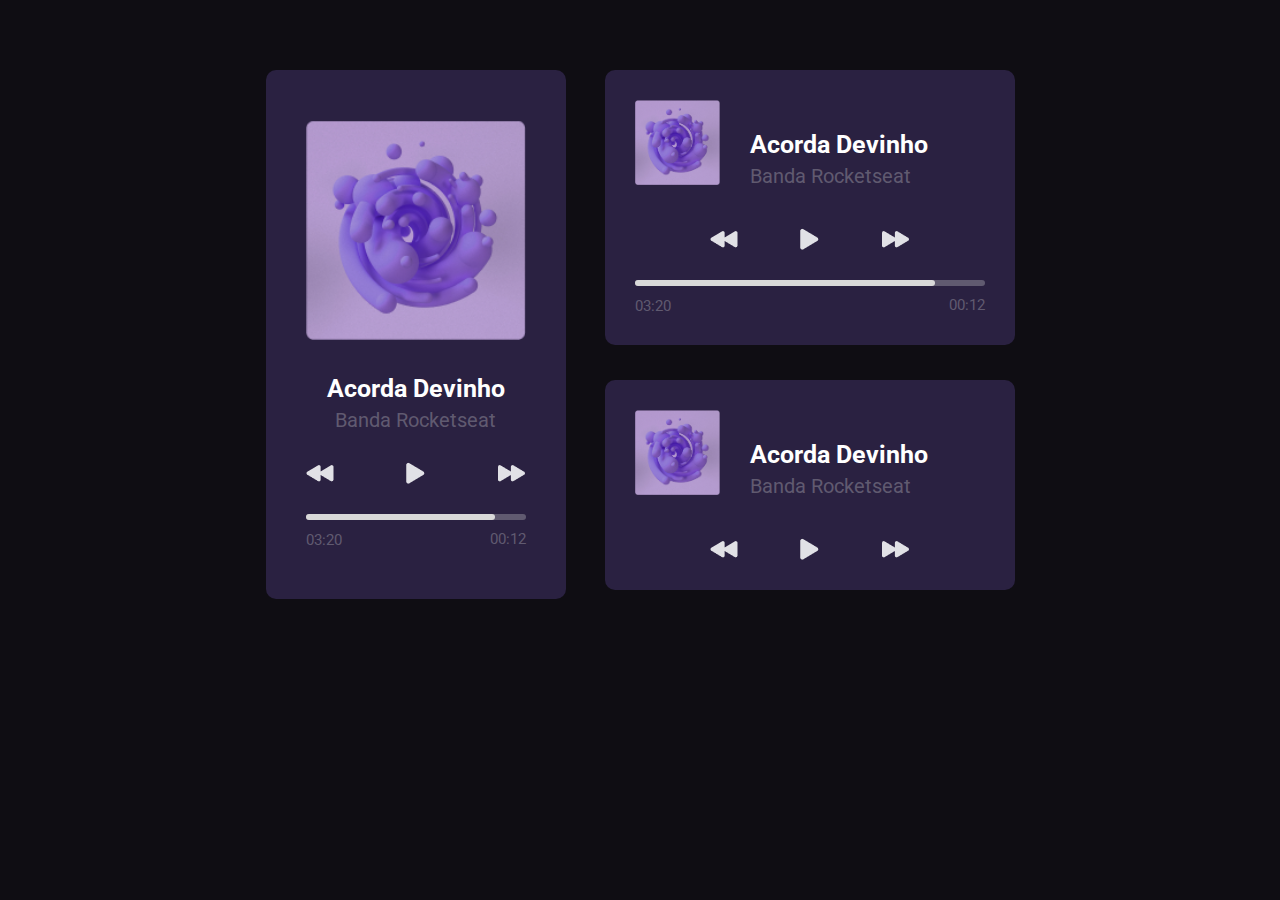
<file: desafio 01 player musical/index.html>
<!DOCTYPE html>
<html lang="en">
<head>
    <meta charset="UTF-8">
    <meta http-equiv="X-UA-Compatible" content="IE=edge">
    <meta name="viewport" content="width=device-width, initial-scale=1.0">
    <link rel="stylesheet" href="style.css">
    <link rel="icon" href="img/img_album.png">
    <title>Desafio Player Musical - Rocketseat</title>
</head>
<body>
    <main>
        <section class="iten-esq">
            <section class="play1">
                <div class="first-music">
                    <img src="img/img_album.png"        alt="Capa Album"       class="album-1">

                    <h1 class="name-music">Acorda Devinho</h1>
                    <p class="name-grp">Banda Rocketseat</p>

                        <div class="buttons-play-1">
                            <img src="img/back.png"       alt="Back"          class="button-back">
                            <img src="img/play.png"       alt="Play"          class="button-play">
                            <img src="img/next.png"       alt="Next"          class="button-next">
                    </div>

                        <div class="timer-play1">
                            <div class="prog-play1">
                                <div class="partmusic-play1">
                             </div>
                        </div>
                    </div>

                    <div class="timer-min-play1">
                        <p class="time-start-player">03:20</p>
                        <p class="time-end-player">00:12</p>
                    </div>
                </div>    
            </section>
        </section>

        <section class="iten-dir">
            <section class="play2">
                <div class="second-music">
                    <div class="infor-music">
                      <img src="img/img_album.png"      alt="Capa Album"     class="album-2">

                      <div class="desc-player-2">
                            <h1 class="name-music">Acorda Devinho</h1>
                            <p class="name-grp">Banda Rocketseat</p>
                      </div>  
                    </div>

                    <div class="buttons-play-2">
                        <img src="img/back.png"       alt="Back"          class="button-back">
                        <img src="img/play.png"       alt="Play"          class="button-play">
                        <img src="img/next.png"       alt="Next"          class="button-next">
                    </div>

                    <div class="timer-play2">
                        <div class="prog-play2">
                            <div class="partmusic-play2">
                         </div>
                    </div>
                </div>

                <div class="timer-min-play2">
                    <p class="time-start-player">03:20</p>
                    <p class="time-end-player">00:12</p>
                </div>
            </div> 
        </div>   
        </section>

        <section class="play3">
            <div class="third-music">
            <div class="infor-music">    
            <img src="img/img_album.png"    alt="Capa Album"    class="album-3">

                <div class="desc-player-3">
                    <h1 class="name-music">Acorda Devinho</h1>
                    <p class="name-grp">Banda Rocketseat</p>
                </div>
            </div>

            <div class="buttons-play-3">
                <img src="img/back.png"       alt="Back"          class="button-back">
                <img src="img/play.png"       alt="Play"          class="button-play">
                <img src="img/next.png"       alt="Next"          class="button-next">
            </div>
            </div>
            
        </section>
        </section>   
    </main>
</body>
</html>
</file>
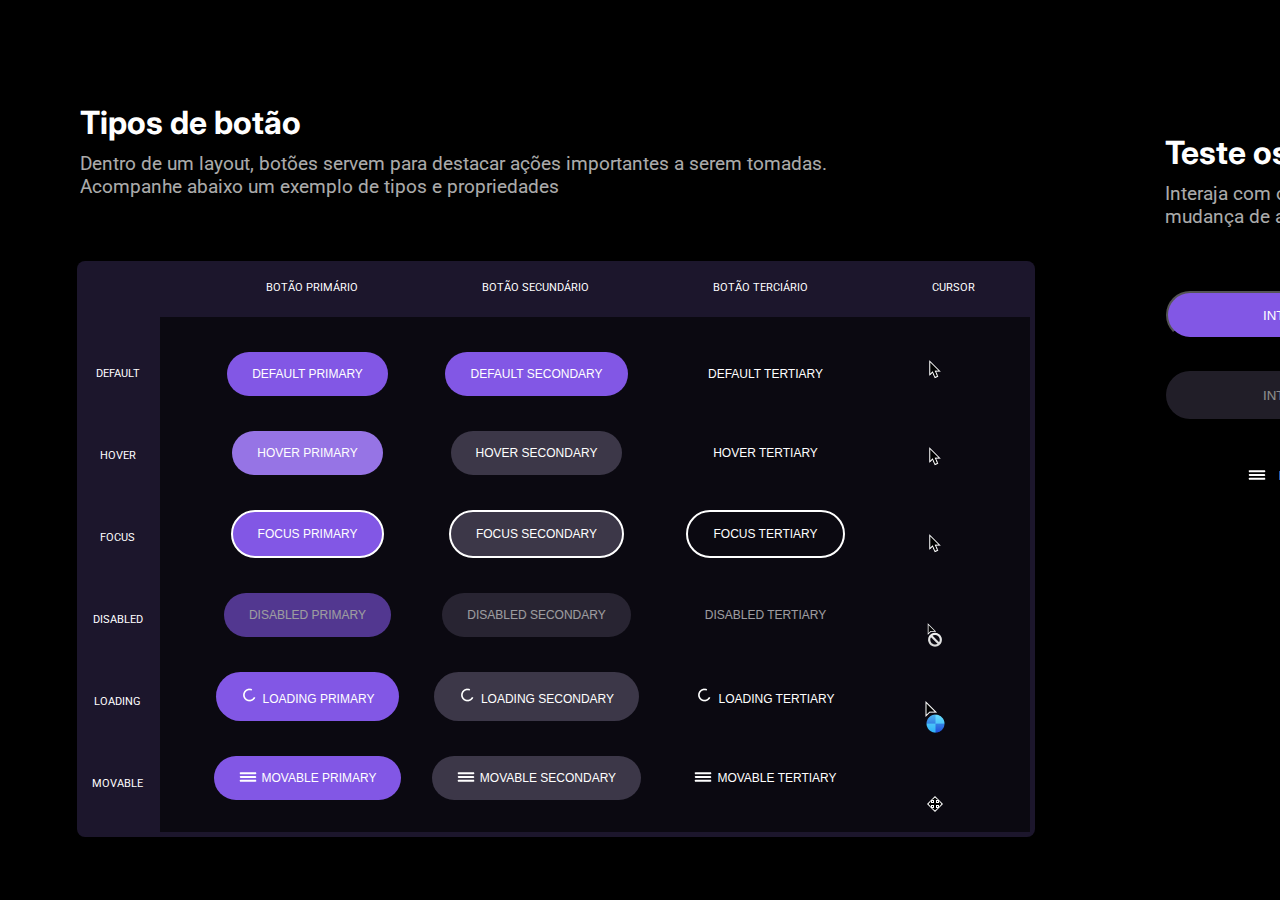
<file: desafio 03 button and cursors/index.html>
<!DOCTYPE html>
<html lang="en">
<head>
    <meta charset="UTF-8">
    <meta http-equiv="X-UA-Compatible" content="IE=edge">
    <meta name="viewport" content="width=device-width, initial-scale=1.0">
    <link rel="stylesheet" href="style.css">
    <title>Button and Cursors - Desafio 03</title>
</head>
<body>
    
    <section class="itens-esq">
        <div class="title">
            <h1>Tipos de botão</h1>
            <p>Dentro de um layout, botões servem para destacar ações importantes a serem tomadas. <br>
            Acompanhe abaixo um exemplo de tipos e propriedades</p>
        </div>
        <div class="box-esq">
            <div class="box-title-top">
                    <h4 class="barra-top">Botão primário</h4>
                    <h4 class="barra-top">Botão secundário</h4>
                    <h4 class="barra-top">Botão terciário</h4>
                    <h4 class="barra-top">Cursor</h4>
            </div>

            <div class="box-title-left">
                    <h4 class="barra-left">Default</h4>
                    <h4 class="barra-left">Hover</h4>
                    <h4 class="barra-left">Focus</h4>
                    <h4 class="barra-left">Disabled</h4>
                    <h4 class="barra-left">Loading</h4>
                    <h4 class="barra-left">Movable</h4>
            </div>

            <div class="box-buttom">

                <div class="primary-button">
                    <button class="primary">Default primary</button>
                </div>

                <div class="second-button">
                    <button class="second">Default secondary</button>
                </div>

                <div class="tertiary-button">
                    <button class="tertiary">Default tertiary</button>
                </div>

                <div class="cursor-button">
                    <div class="img-cursor">
                        <img src="img/pointer.png" alt="Pointer" class="img-pointer">
                    </div>
                </div>
            </div>
        </div>
    </section>

    <section class="itens-dir">
        
        <div class="itens-barra-dir">
            <h1 class="title-dir">Teste os botões</h1>
            <p class="desc-dir">Interaja com os botões e observe a mudança de aparência e de cursores</p>
        </div>

        <div class="buttons-dir">
            <button class="button1" id="button1">INTERAJA COMIGO</button>
            <button class="button2" id="button2">INTERAJA COMIGO</button>
            <button class="button3" id="button3"><img src="img/move.png" class="img-dir">INTERAJA COMIGO</button>
        </div>

    </section>

    <script src="script.js"></script>

</body>
</html>
</file>
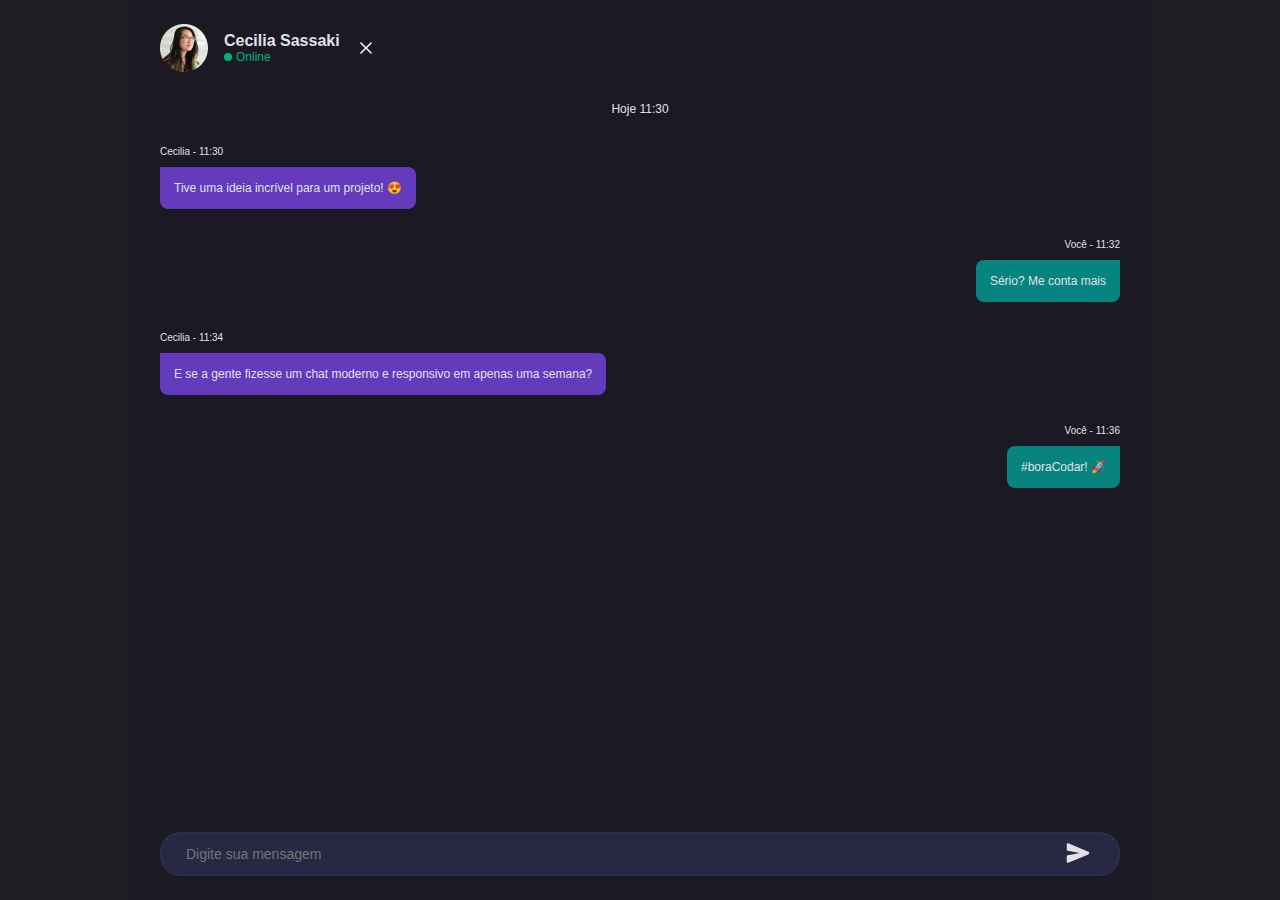
<file: desafio 04 chat/index.html>
<!DOCTYPE html>
<html lang="pt">
    <head>
        <meta charset="UTF-8" />
        <meta http-equiv="X-UA-Compatible" content="IE=edge" />
        <meta name="viewport" content="width=device-width, initial-scale=1.0" />
        <link rel="stylesheet" href="style.css" />
        <title>Chat - Desafio 04</title>
    </head>
    <body>
    
        <div class="chat_box">

            <header class="top">

                <div class="person1">

                    <img src="img/profile-pic.png" alt="Cecilia Sassaki"/>

                    <div class="plus">

                        <strong class="name">Cecilia Sassaki</strong>

                        <div class="stats">

                            <span class="circle"></span>
                            <span class="text">Online</span>

                        </div>

                    </div>

                </div>

                <div class="right">

                    <button title="Close">
                
                        <img src="img/close.svg" alt="Boton Close" />

                    </button>

                </div>

            </header>

            <main class="chat">

                <div class="date_time">

                    <span>Hoje 11:30</span>

                </div>

                <div class="message received">

                    <span class="name">Cecilia - 11:30</span>
                    <span class="text">Tive uma ideia incrível para um projeto! 😍</span>

                </div>

                <div class="message sent">

                    <span class="name">Você - 11:32</span>
                    <span class="text">Sério? Me conta mais</span>

                </div>

                <div class="message received">

                    <span class="name">Cecilia - 11:34</span>
                    <span class="text">E se a gente fizesse um chat moderno e responsivo em apenas uma semana?
                    </span>

                </div>

                <div class="message sent">

                    <span class="name">Você - 11:36</span>
                    <span class="text">#boraCodar! 🚀</span>

                </div>

            </main>

            <footer class="message-input">

                <input type="text" placeholder="Digite sua mensagem" />

                <button title="Enviar Mensagem">

                    <img src="img/send.svg" alt="Enviar mensagem" />

                </button>

            </footer>

        </div>

    </body>

</html>
</file>
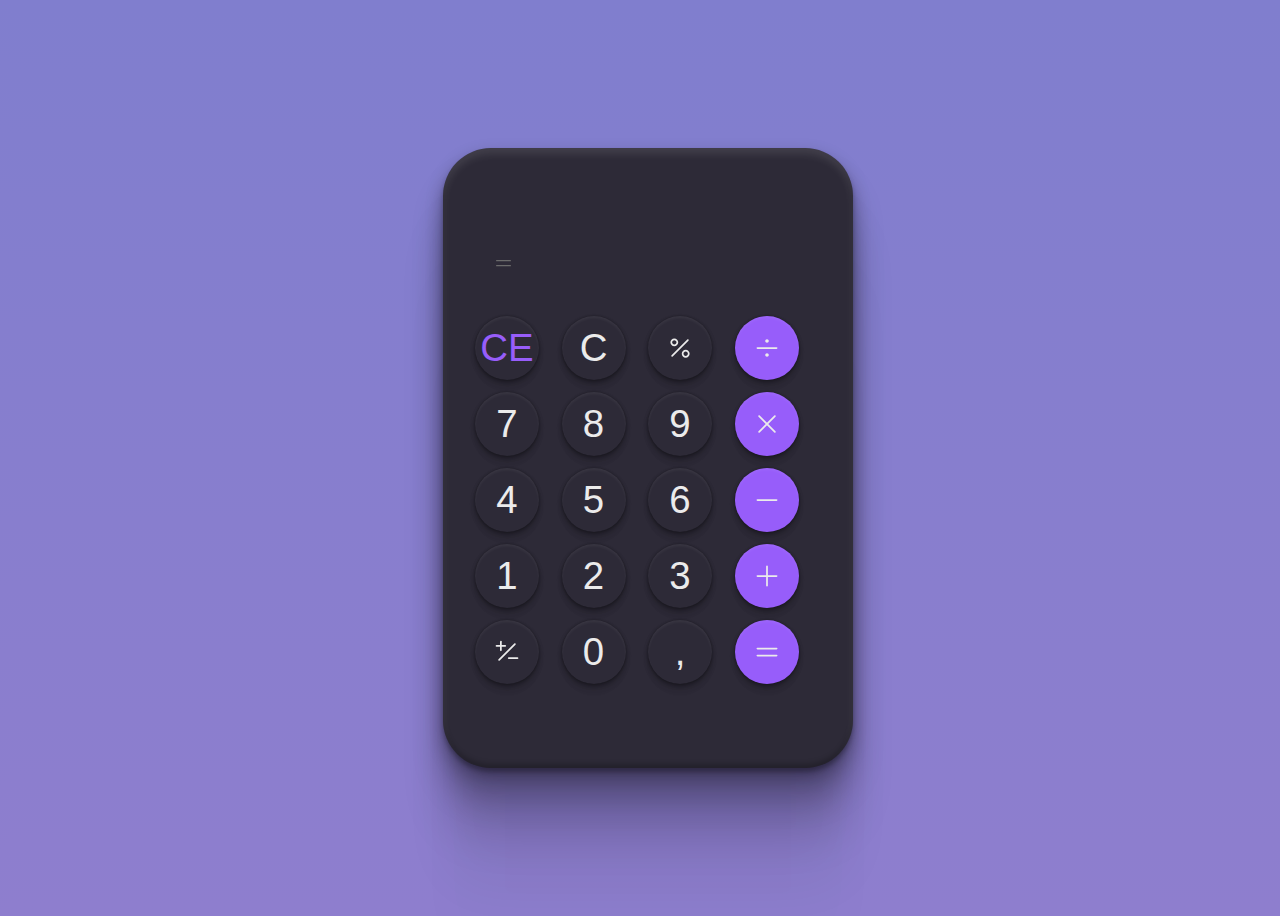
<file: desafio 05 calculadora/index.html>
<!DOCTYPE html>
<html lang="en">
<head>
    <meta charset="UTF-8">
    <meta http-equiv="X-UA-Compatible" content="IE=edge">
    <meta name="viewport" content="width=device-width, initial-scale=1.0">
    
    <link rel="stylesheet" href="style.css">
    <title>Calculadora - Desafio 05</title>
</head>
<body>

    <main>

        <section id="box_princ">

          <div class="box_result">

            <input type="text" disabled class="pvCalc">

            <div class="resulCalc">

              <span><img src="img/config.svg" alt="Igual"></span>

              <input type="text" disabled class="result">

            </div>

          </div>

          <div class="teclado"> 

            <button class="button" onclick="del()">CE</button>

            <button class="button" onclick="clr()">C</button>

            <button class="button" onclick="calculate('%')"><img src="img/percent.svg" alt="Resto da Divisão"></button>

            <button class="button operac" onclick="calculate('/')"><img src="img/Divisao.svg" alt="Divisão"></button>

            <button class="button number" onclick="calculate(7)">7</button>

            <button class="button number" onclick="calculate(8)">8</button>

            <button class="button number" onclick="calculate(9)">9</button>

            <button class="button operac" onclick="calculate('*')"><img src="img/multiplicacao.svg" alt="Sinal da Multiplicação"></button>

            <button class="button number" onclick="calculate(4)">4</button>

            <button class="button number" onclick="calculate(5)">5</button>

            <button class="button number" onclick="calculate(6)">6</button>


            <button class="button operac" onclick="calculate('-')"><img src="img/subtracao.svg" alt="Sinal da Subtração"></button>

            <button class="button number" onclick="calculate(1)">1</button>

            <button class="button number" onclick="calculate(2)">2</button>

            <button class="button number" onclick="calculate(3)">3</button>

            <button class="button operac" onclick="calculate('+')"><img src="img/adicao.svg" alt="Sinal da Soma"></button>

            <button class="button" onclick="round()"><img src="img/PlusMinus.svg" alt="Mais ou menos"></button>

            <button class="button number" onclick="calculate(0)">0</button>

            <button class="button" onclick="calculate('.')">,</button>

            <button class="button operac" onclick="result()"><img src="img/igualdade.svg" alt="Sinal de Igual"></button>

          </div>
        </section>
      </main>
      <script src="script.js"></script>
</body>
</html>
</file>
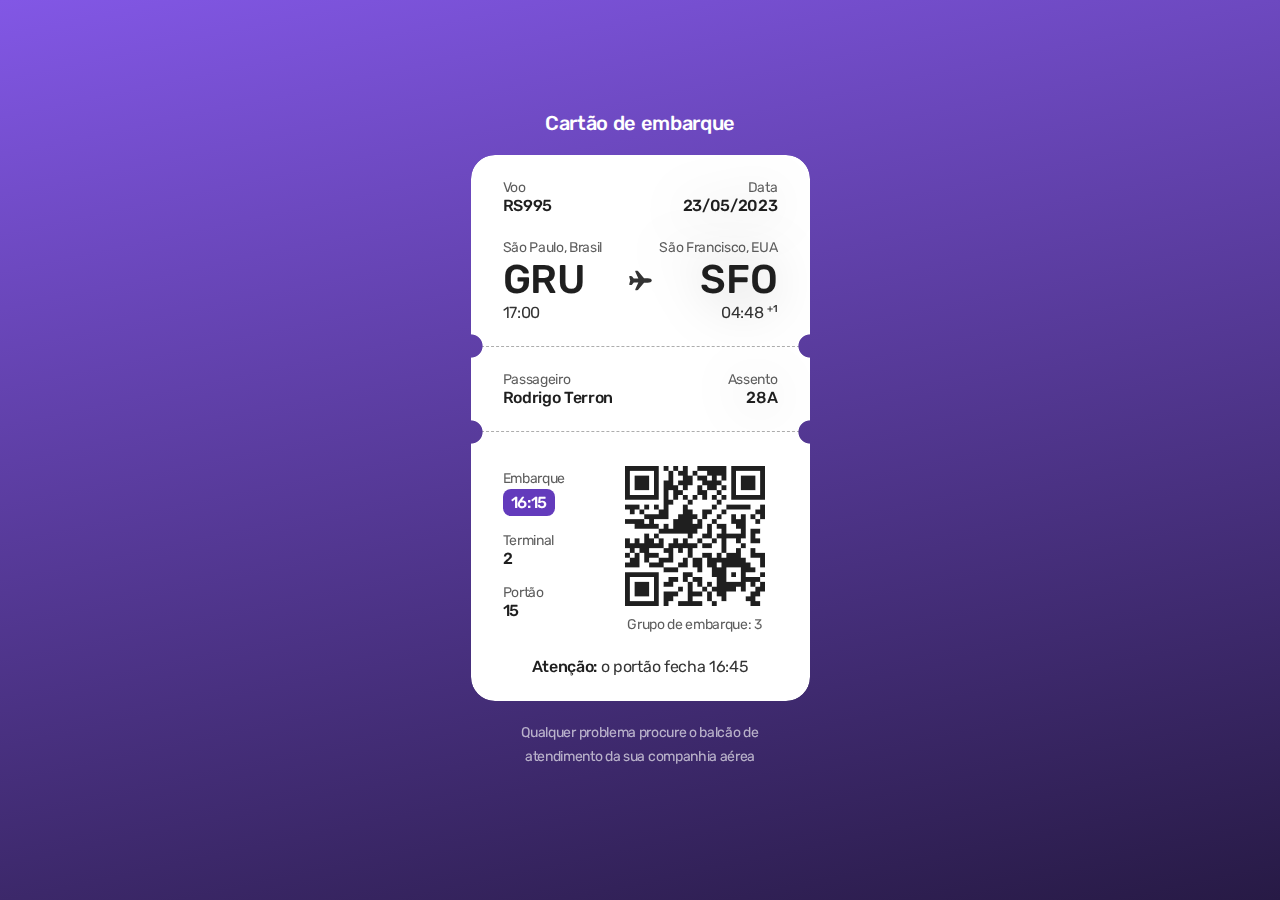
<file: desafio 06 cartao embarque/index.html>
<!DOCTYPE html>
<html lang="en">
<head>
    <link rel="preconnect" href="https://fonts.googleapis.com" />
    <link rel="preconnect" href="https://fonts.gstatic.com" crossorigin />
    <link href="https://fonts.googleapis.com/css2?family=Rubik:wght@400;500&display=swap" rel="stylesheet"/>

    <meta charset="UTF-8">
    <meta http-equiv="X-UA-Compatible" content="IE=edge">
    <meta name="viewport" content="width=device-width, initial-scale=1.0">
    <link rel="stylesheet" href="style.css">
    <title>Cartao de Embarque - Desafio 6</title>
</head>
<body>
    <div id="boarding-pass">

        <h1>Cartão de embarque</h1>

        <main id="ticket">

          <section class="top grid">

            <div class="flight grid column">

              <div class="number">
                <p>Voo</p>
                <strong>RS995</strong>
              </div>

              <div class="date text-right">
                <p>Data</p>
                <strong>23/05/2023</strong>
              </div>

            </div>

            <div class="grid column">

              <div class="departure grid">
                <p>São Paulo, Brasil</p>
                <strong>GRU</strong>
                <time>17:00</time>
              </div>

              <div class="airplane grid">
                <img src="imgs/ion_airplane.svg" alt="ícone de um avião" />
              </div>

              <div class="arrival text-right grid">
                <p>São Francisco, EUA</p>
                <strong>SFO</strong>
                <time>04:48 <sup>+1</sup></time>
              </div>
        
            </div>
          </section>

          <section class="middle grid column">

            <div class="name">
              <p>Passageiro</p>
              <strong>Rodrigo Terron</strong>
            </div>

            <div class="seat text-right">
              <p>Assento</p>
              <strong>28A</strong>
            </div>
          </section>

          <section class="bottom">

            <div class="container grid column">

              <dl class="grid">
                <dt>
                  <p>Embarque</p>
                  <time>16:15</time>
                </dt>
                <dt>
                  <p>Terminal</p>
                  <strong>2</strong>
                </dt>
                <dt>
                  <p>Portão</p>
                  <strong>15</strong>
                </dt>
              </dl>
  
              <div class="qrcode grid">
                <img src="imgs/qr-code.png" alt="imagem de um qrcode" />
                <p>Grupo de embarque: 3</p>
              </div>

            </div>
    
            <p><strong>Atenção:</strong> o portão fecha 16:45</p>
          </section>

        </main>

        <footer>
          Qualquer problema procure o balcão de atendimento da sua companhia aérea
        </footer>

      </div>
    </body>
  </html>
</file>
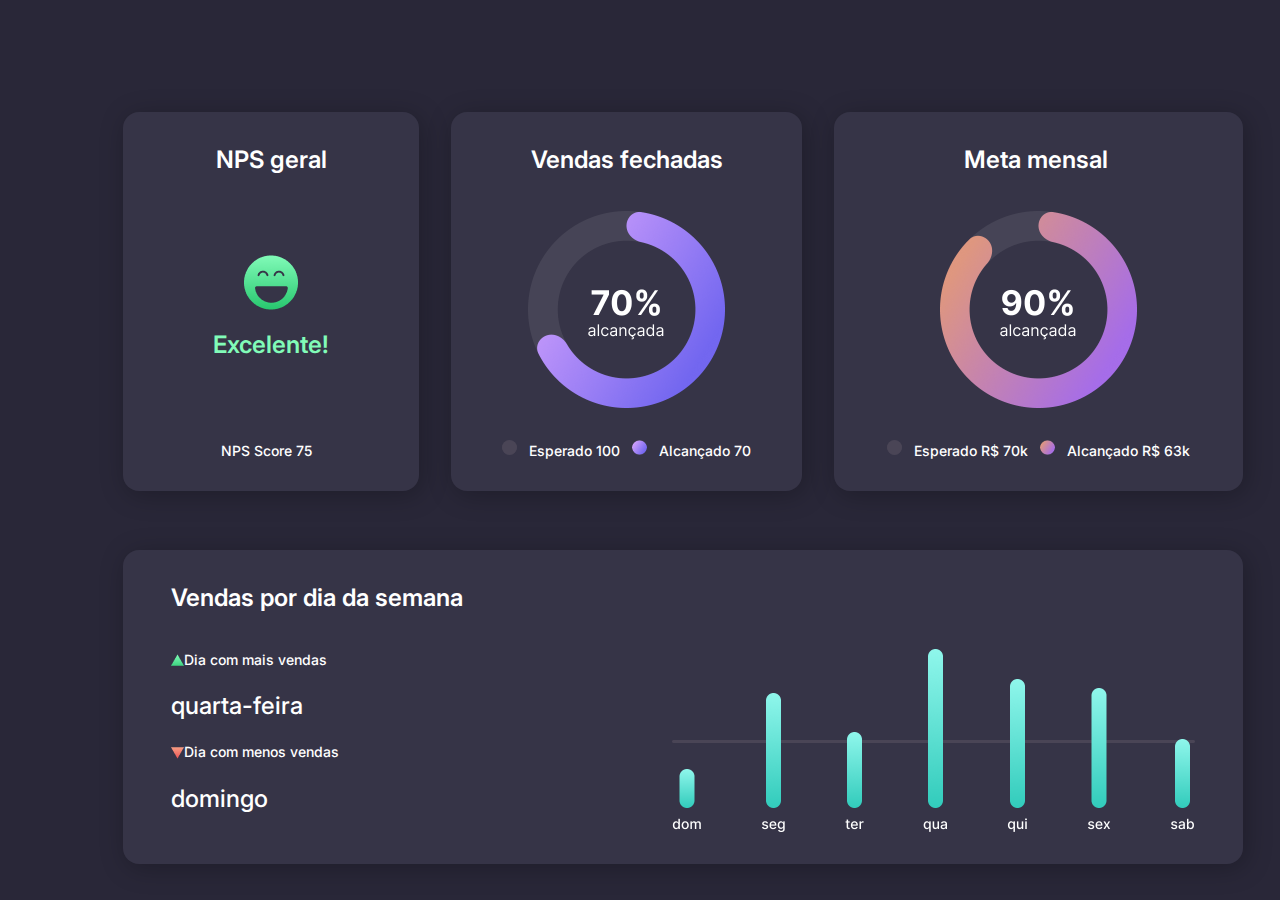
<file: desafio 08 dashboard/index.html>
<!DOCTYPE html>
<html lang="en">
<head>
    <link rel="preconnect" href="https://fonts.googleapis.com">
    <link rel="preconnect" href="https://fonts.gstatic.com" crossorigin>
    <link href="https://fonts.googleapis.com/css2?family=Inter:wght@400;500&display=swap" rel="stylesheet">

    <meta charset="UTF-8">
    <meta http-equiv="X-UA-Compatible" content="IE=edge">
    <meta name="viewport" content="width=device-width, initial-scale=1.0">
    <link rel="stylesheet" href="style.css">
    <title>Dashboard - Desafio 08</title>
</head>
<body> 
    <div class="content">

        <div class="nps">

            <h1>NPS geral</h1>

            <div class="avaliacao">
                <img src="img/emoj.png" alt="Carinha Feliz Verde">
                <h2>Excelente!</h2>
            </div>

                <div id="score">
                    <p>NPS Score 75</p>
                </div>
        </div>

        <div class="vendas">

            <h1>Vendas fechadas</h1>

                <img src="img/grafic.png" alt="Grafico de Vendas">
       
            <div class="resultado">
                <img src="img/Ellipse 4.png" alt="">Esperado 100
                <img src="img/Ellipse 5.png" alt="">Alcançado 70
            </div>

        </div>

        <div class="meta">

            <h1>Meta mensal</h1>

            <img src="img/grafic2.png" alt="Grafico de Resultado">

            <div class="resultMeta">
                <img src="img/Ellipse 4.png" alt="">Esperado R$ 70k
                <img src="img/Ellipse 6.png" alt="">Alcançado R$ 63k
            </div>

        </div>

    </div>

    <div class="box">
        <h1>Vendas por dia da semana</h1>

        <div class="dados">

                <div class="legenda">

                    <div class="maisVenda">
                        <img src="img/Polygon 3.png" alt="">
                        <p>Dia com mais vendas</p>
                    </div>
                        <h2>quarta-feira</h2>
                    
                    <div class="menosVenda">
                        <img src="img/Polygon 4.png" alt="">
                        <p>Dia com menos vendas</p>
                    </div>
                        <h2>domingo</h2>
                </div>

            <img src="img/grafic3.png" id="grafic" alt="Resultados dos dias com mais vendas e menos vendas">
        </div>
    </div>
</body>
</html>
</file>
<file: desafio 01 player musical/style.css>
@import url('https://fonts.googleapis.com/css2?family=Roboto:wght@100;400;700&display=swap');

/*----------------------------GERAL-------------------------------*/

* {
    align-items: center;
    margin: 0;
    padding: 0;
    box-sizing: border-box;
}

body {
    font-family: 'Roboto', sans-serif;
    padding: 70px 195px;
    background: #0F0D13;
    color: #fff;
}

main {
    position: relative;
    text-align: center;
}

.name-music {
    margin: 30px 0 0 0;
    font-size: 25px;
    font-weight: bold;
}

.name-grp {
    margin: 5px 0 0 0;
    font-size: 20px;
    font-weight: 400;
    color: #605A70;
}

.time-start-player{
    color: #605A70;
    font-size: 15px;
    display: inline;
}

.time-end-player{
    position: absolute;
    right: 0;
    top: 0;
    color: #605A70;
    font-size: 15px;
}

.button-back {
    position: absolute;
    left: 0;
    cursor: pointer;
}

.button-next {
    position: absolute;
    right: 0;
    cursor: pointer;
}

.button-play,
.button-back,
.button-next{
    transition: 0.3s all;
}

.button-play:hover,
.button-back:hover,
.button-next:hover{
    scale: 1.3;
}

 /*------------------------------MUSICA DA ESQUERDA--------------------------------------*/ 

.album-1{
    width: 220px;
    height: 220px;
}

.buttons-play-1 {
    display: flex;
    align-items: center;
    justify-content: center;
    justify-items: center;
    position: relative;
    margin: 30px 0 0 0;
    cursor: pointer;
}

.first-music{
    height: 267;
    width: 498;
    background: #2A2141;
    border-radius: 10px;
    padding: 50px 40px;
}

.iten-esq {
    display: inline-block;
    margin: 0 35px 35px 0;
    vertical-align: top;
}

.timer-play1 {
    display: flex;
    align-items: center;
    justify-content: center;
    justify-items: center;
    margin: 30px 0 0 0;
    position: relative;
}

.prog-play1 {
    background: #605A70;
    width: 220px;
    height: 6px;
    position: relative;
    border-radius: 10px;
}

.partmusic-play1 {
    background:  #D9D9D9;
    width: 189.66px;
    height: 6px;
    position: absolute;
    top: 0;
    border-radius: 10px;
}

.timer-min-play1 {
    position: relative;
    margin: 10px 0 0 0;
    text-align: left;
}

/*------------------------------------------MUSICAS DA DIREITA--------------------------------------*/ 

 .iten-dir {
    display: inline-block;
    vertical-align: top;
}

.play2 {
    margin: 0 0 35px 0;
}

.second-music{
    background: #2A2141;
    padding: 30px;
    width: 489.48;
    height: 66;
    border-radius: 10px;
}

.third-music{
    background: #2A2141;
    padding: 30px;
    width: 489.48;
    height: 364.68;
    border-radius: 10px;
}
.infor-music {
    display: flex;
    align-items: start;
    justify-content: start;
    justify-items: start;
}

.album-2,
.album-3 {
    width: 85px;
    height: 85px;
}

.desc-player-2,
.desc-player-3 {
    margin: 0 0 0 30px;
    text-align: left;
}

.buttons-play-2,
.buttons-play-3 {
    display: flex;
    align-items: center;
    justify-content: center;
    justify-items: center;
    position: relative;
    margin: 40px auto 0 auto;
    cursor: pointer;
    width: 200px;
}

.timer-play2 {
    display: flex;
    align-items: center;
    justify-content: center;
    justify-items: center;
    margin: 30px 0 0 0;
    position: relative;
}

.prog-play2 {
    background: #605A70;
    width: 350px;
    height: 6px;
    position: relative;
    border-radius: 10px;
}

.partmusic-play2 {
    background:#D9D9D9;
    width: 300.09px;
    height: 6px;
    position: absolute;
    top: 0;
    border-radius: 10px;
}

.timer-min-play2 {
    position: relative;
    margin: 10px 0 0 0;
    text-align: left;
}

.play3 {
    width: 410px;
    height: 224px;
}
</file>
<file: desafio 03 button and cursors/style.css>
@import url('https://fonts.googleapis.com/css2?family=Inter:wght@600&family=Roboto+Mono:wght@700&display=swap');
@import url('https://fonts.googleapis.com/css2?family=Roboto:wght@400;700&display=swap');

* {
    margin: 0;
    padding: 0;
    box-sizing: border-box;
}

body {
    background-color: black;
    color: white;
}

/*-------------------------------Titulo----------------------------------------*/

h1 {
    width: 233px;
    height: 32px;

    margin: 0 0 5px 0;

    font-family: 'Inter';
    font-style: normal;
    font-weight: 700px;
    font-size: 32px;
    line-height: 100%;
}

p {
    font-family: 'Roboto', sans-serif;
    font-style: normal;
    font-weight: 400;
    font-size: 19.2059px;
    line-height: 23px;


    width: 808px;
    height: 46px;

    display: flex;
    flex-direction: column;
    align-items: flex-start;
    padding: 0px;

    opacity: 67%;
}

/*------------------------LADO DA ESQUERDA -------------------------*/

.title {
    display: flex;
    flex-direction: column;
    align-items: flex-start;
    padding: 0px 0px 32px 3px;
    gap: 8px;

    position: absolute;
    width: 811px;
    height: 118px;
    left: 77px;
    top: 107px;

    font-family: 'Inter';
}

.itens-esq {
    display: inline-block;
    vertical-align: top;

    margin: 20px 45px 20px 45px;
}

.box-esq {
    display: flex;
    flex-direction: row;
    align-items: flex-start;
    
    position: absolute;
    width: 958px;
    height: 576px;
    left: 77px;
    top: 261px;

    background: #1c162c;
    border-radius: 8px;
}

.box-title-top {
    position: absolute;
    top: 0;
    right: 0;
}

.barra-top {
    display: inline-block;
    padding: 20px 60px;
    text-align: center;
    font-family: 'Roboto', sans-serif;
    font-size: 11px;
    font-weight: 400;
    text-transform: uppercase;
}

.box-title-left {
    position: absolute;
    bottom: 0;
    left: 0;
}

.barra-left {
    padding: 22px 15px;
    text-align: center;
    margin: 0 0 25px 0;
    font-family: 'Roboto', sans-serif;
    font-size: 11px;
    font-weight: 400;
    text-transform: uppercase;
}

.box-buttom{
    background-color: #0B0911;
    width: 870px;
    height: 515px;
    padding: 35px;
    position: absolute;
    right: 5px;
    bottom: 5px;
}

.primary-button,
.second-button,
.tertiary-button,
.cursor-button {
    display: inline-flex;
    flex-wrap: wrap;
    gap: 35px;
    justify-content: center;
    vertical-align: top;
    width: 225px;
}

.cursor-button {
    width: 105px;
    flex-direction: column;
    align-items: center;
    justify-content:flex-end;
}

.img-button {
    text-align: right;
    width: 50px;
}

.primary,
.second,
.tertiary {
    background-color: #8257E5;
    color: #FFFFFF;
    font-size: 12px;
    font-weight: 500;
    text-transform: uppercase;
    padding: 15px 25px;
    border-radius: 25px;
   
    outline: none;
    border: none;
}

/*------------------------LADO DA DIREITA-------------------------*/

.itens-dir {
    position: absolute;
    width: 406px;
    height: 947px;
    left: 1111px;
    top: 0px;

    background: #130F1E;
}

.itens-barra-dir {
    display: flex;
    flex-direction: column;
    align-items: flex-start;
    padding: 0px;
    gap: 8px;

    position: absolute;
    width: 318px;
    height: 86px;
    left: 44px;
    top: 107px;
}

.title-dir {
    width: 249px;
    height: 32px;

    font-family: 'Inter';
    font-style: normal;
    font-weight: 700;
    font-size: 32px;
    line-height: 100%;
}

.desc-dir {
    display: flex;
    flex-direction: column;
    align-items: flex-start;
    gap: 9.6px;

    width: 318px;
    height: 46px;
}

.buttons-dir {
    display: flex;
    align-items: center;
    flex-direction: column;
    gap: 32px;

    position: absolute;
    width: 317px;
    height: 208px;
    left: 45px;
    top: 261px;
}

.button1 {
    display: flex;
    flex-direction: row;
    justify-content: center;
    align-items: center;
    padding: 12px 24px;
    gap: 8px;

    width: 317px;
    height: 48px;

    color: white;
    background: #8257E5;
    border-radius: 24px;
}

.button1:hover {
    background-color: #9674E5;
}

.button2 {
    display: flex;
    flex-direction: row;
    justify-content: center;
    align-items: center;
    padding: 12px 24px;
    gap: 8px;

    width: 317px;
    height: 48px;

    color: white;
    background: #3C3748;
    opacity: 0.56;
    border-color: transparent;
    border-radius: 24px;

    cursor: not-allowed;
}

.button3 {
    display: flex;
    flex-direction: row;
    justify-content: center;
    align-items: center;
    padding: 12px 24px;
    gap: 8px;

    width: 317px;
    height: 48px;

    background-color: transparent;
    border-radius: 24px;
    border-color: transparent;
    color: white;

    cursor: move;
}

.img-dir {
    margin: 0 5px 0 0;
}

/*------------------------------CONFIG EXTRA---------------------------------*/
.focus {
    border: 2px solid white;
}

.disabled {
    opacity: 0.6;
    cursor: not-allowed;
}

.load {
    cursor: progress;
}

.move {
    cursor: move;
}

.rotate {
    animation: rotateImage 1s infinite;
}

.hover-primary {
    background-color: #9674E5;
}

.hover-secundary {
    background-color: #6a617f;
}

.secundary{
    background-color: #3C3748;
}

.tertiary {
    background-color: transparent;
}

.active {
    cursor: progress;
    border: 2px solid white;
}

.activeCursor {
    cursor: progress;
}

@keyframes rotateImage {
    0% {
        transform: rotate(0deg);
    }
    100% {
        transform: rotate(360deg);
    }
}


@media (max-width: 1470px) {
    .itens-dir {
        width: 350px;
    }
}

@media (max-width: 1370px) {
    .itens-dir {
        position: relative;
        width: max-content;
        width: 960px;
        height: fit-content;
        border-radius: 15px;
        margin: 10px;
    }

    .desc-dir {
        width: fit-content;
    }

    .itens-esq {
        margin: 10px;
    }
}
</file>
<file: desafio 04 chat/style.css>
@import url('https://fonts.googleapis.com/css2?family=Inter:wght@600&family=Roboto+Mono:wght@700&display=swap');

/*-------------------------------------GERAL------------------------------------------------------*/

* {
    padding: 0;
    margin: 0;
    box-sizing: border-box;
}

body {
    background-color: #1e1e22;
    color: #e1e1e6;
}

.chat_box {
    background-color: #1a1924;;
    padding: 2.4rem 3.2rem;
    height: 100vh;
    display: flex;
    flex-direction: column;
    max-width: 102.4rem;
    margin: auto;
}

/*---------------------------------------CABEÇALHO CHAT CONFIG----------------------------------------*/

.top {
    display: flex;
    align-items: center;
    flex-direction: row;
    gap: 16px;

    width: 880px;
    height: 48px;
}

.top .person1 {
    display: flex;
    align-items: center;
    justify-content: center;
    gap: 1.6rem;
}

.top .person1 .avatar {
    width: 4.8rem;
    height: 4.8rem;
    border-radius: 50%;
    object-fit: cover;
}

.top .person1 .plus .name {
    font-size: 1.6rem;
}
.top .person1 .plus .stats {
    display: flex;
    gap: 0.4rem;
    align-items: center;
    font-size: 1.2rem;
    color: #00b37e;
}

.top .person1 .plus .stats .circle {
    display: block;
    width: 0.8rem;
    height: 0.8rem;
    border-radius: 50%;
    background-color: #00b37e;
}

.top .right button {
    display: flex;
    align-items: center;
    justify-content: center;
    background: none;
    cursor: pointer;
    outline: none;
    border: 2px solid transparent;
    padding: 0.2rem;
    border-radius: 0.4rem;
}

.top .right button:focus {
    border-color: #00b37d;
}

/*--------------------------------------BATE PAPO CONFIG-------------------------------------*/

.chat {
    flex: 1;
    display: flex;
    flex-direction: column;
    gap: 3rem;
    padding: 3rem 0;
}

.chat .message {
    display: flex;
    flex-direction: column;
    gap: 1rem;
}

.chat .date_time {
    text-align: center;
    font-size: 12px;
}

.message .sender {
    font-size: 12px;
}
.message .text {
    background-color: #633bbc;
    width: fit-content;
    max-width: 50%;
    padding: 1.4rem;
    border-radius: 0 0.8rem 0.8rem 0.8rem;
    font-size: 1.2rem;
}
.message.sent {
    display: flex;
    width: 100%;
    align-items: flex-end;
}
.message.sent .text {
    border-radius: 0.8rem 0 0.8rem 0.8rem;
    background-color: #07847e;
}

.message-input {
    display: flex;
    align-items: center;
    justify-content: center;
    width: 100%;
    padding: 0 2.4rem;
    background-color: #282843;
    border-radius: 2rem;
    border: 2px solid #2c2c4b;
}

.message-input:has(input:focus) {
    border: 2px solid #00b37d;
}

.message-input input {
    width: 100%;
    font-size: 1.4rem;
    padding: 1.2rem 0;
    background: none;
    color: #e1e1e6;
    border: none;
    outline: none;
}

.message-input button {
    background: none;
    border: none;
    outline: none;
    cursor: pointer;
    border-radius: 0.8rem;
    padding: 0.2rem;
    border: 2px solid transparent;
}

.message-input button:focus {
    border: 2px solid #00b37d;
}

/*--------------------------CONFIG EXTRA  / GERAL ----------------------------*/

:root {
    font-size: 62.5%;
    font-family: "Roboto", sans-serif;
}

@media screen and (max-width: 375px) {
    .message .text {
        max-width: 60%;
    }
}
</file>
<file: desafio 05 calculadora/style.css>
body, main {
    background: linear-gradient(180deg, #807ECE 0%, #8E7ECE 100%);

    width: 100vw;
    height: 100vh;
    display: grid;
    justify-content: center;
    place-items: center;

    font-family: "Rubik", sans-serif;
}

#box_princ {
    background: #2d2a37;

    padding: 54px 32px 0px 32px;
    width: 346px;
    height: 566px;
    border-radius: 48px;

    box-shadow: 0px 4px 4px rgba(0, 0, 0, 0.25), 0px 188px 52px rgba(0, 0, 0, 0.01), 0px 120px 48px rgba(0, 0, 0, 0.04), 0px 68px 41px rgba(0, 0, 0, 0.15), 0px 30px 30px rgba(0, 0, 0, 0.26), 0px 8px 17px rgba(0, 0, 0, 0.29), inset 0px 6px 8px rgba(255, 255, 255, 0.1), inset 0px -4px 5px rgba(0, 0, 0, 0.22);
}

#box_princ 
.box_result {
    padding: 0px 22px 0px 18px;

    width: 100%;
    display: flex;
    flex-direction: column;
    gap: 8px;

    margin-bottom: 26px;
}

#box_princ 
.box_result 
.pvCalc {
    text-align: right;
    font-size: 2rem;
    color: #6b6b6b;
    height: 28px;
    background-color: transparent;
    border: 0;
    outline: 0;
}

#box_princ 
.box_result 
.resulCalc {
    display: flex;
    justify-content: space-between;
    align-items: center;
    height: 50px;
}

#box_princ 
.box_result 
.resulCalc 
.result {
    width: 100%;
    background-color: transparent;
    border: 0;
    outline: 0;
    text-align: right;
    font-size: 3.6rem;
    color: #ebebeb;
}

#box_princ 
.teclado {
    display: grid;
    grid-template-columns: repeat(4, 1fr);
    row-gap: 12px;
    width: 100%;
}

#box_princ 
.teclado
.button {
    background: transparent;
    border: 0;
    outline: 0;
    width: 64px;
    height: 64px;
    border-radius: 50%;
    display: flex;
    justify-content: center;
    place-items: center;
    box-shadow: 0px 11px 7px rgba(0, 0, 0, 0.01), 0px 7px 7px rgba(0, 0, 0, 0.04), 0px 4px 6px rgba(0, 0, 0, 0.1), 0px 2px 4px rgba(0, 0, 0, 0.26), 0px 0px 2px rgba(0, 0, 0, 0.29), inset 0px 2px 3px rgba(255, 255, 255, 0.06);
    color: #ebebeb;
    font-size: 2.4rem;
    transition:1s all;
}

#box_princ 
.teclado
.button:hover{
    cursor: pointer;
    color: #ebebeb;
    background: #2d2a37;
}

#box_princ 
.teclado
.button:first-child{
    color: #975DFA;;
}

#box_princ 
.teclado
.operac {
    background: #975dfa;
}

#box_princ 
.teclado
.operac:first-child {
    background: linear-gradient(
      180deg,
      rgba(0, 0, 0, 0.15) 0%,
      rgba(255, 255, 255, 0.05) 100%
    ),
    #7f45e2;
}


@media (max-width:364px) {
    #calc{
      transform: scale(.6);
    }
  }
</file>
<file: desafio 06 cartao embarque/style.css>
* {
    margin: 0;
    padding: 0;
    box-sizing: border-box;
    -webkit-font-smoothing: antialiased;
    -moz-osx-font-smoothing: grayscale;
  }
  
  :root {
    font-size: 62.5%;
  }
  
  body {
    font-size: 1.6rem;
    font-family: "Rubik", sans-serif;
    letter-spacing: -0.02em;
  
    background: linear-gradient(167.96deg, #8257e5 0%, #271a45 100%) no-repeat
      fixed;
  
    height: 100vh;
    display: grid;
    place-content: center;
  }
  
  .grid {
    display: grid;
  }
  
  .column {
    grid-auto-flow: column;
  }
  
  .text-right {
    filter: drop-shadow(0px 4px 24px rgba(0, 0, 0, 0.25));
    text-align: right;
  }
  
  h1,
  strong {
    font-weight: 500;
  }
  
  h1 {
    font-size: 2rem;
    line-height: 2.4rem;
    color: white;
    text-align: center;
  }
  
  p {
    color: rgba(0, 0, 0, 0.64);
    font-size: 1.4rem;
    line-height: 1.7rem;
  }
  
  strong {
    font-size: 1.6rem;
    line-height: 1.9rem;
    color: rgba(0, 0, 0, 0.88);
  }
  
  section {
    padding: 2.4rem 3.2rem;
  
    background-color: white;
    -webkit-mask: var(--mask);
    mask: var(--mask);
  
    box-shadow: 0px 4px 24px rgba(0, 0, 0, 0.25);
  }
  
  #boarding-pass {
    margin: auto;
  }
  
  #ticket {
    margin-top: 2rem;
  }
  
  .top {
    border-radius: 2.4rem 2.4rem 0 0;
    gap: 2.4rem;
  
    --mask: radial-gradient(1.2rem at 1.2rem bottom, #0000 93%, black) -1.2rem;
    -webkit-mask-repeat: repeat-x;
    mask-repeat: repeat-x;
  }
  
  .departure,
  .arrival {
    width: 12.5rem;
  }
  
  .departure strong,
  .arrival strong {
    font-size: 4rem;
    line-height: 4.7rem;
  }
  
  .airplane {
    align-self: center;
  }
  
  .top time {
    color: rgba(0, 0, 0, 0.8);
  }
  
  .top time sup {
    font-weight: 500;
    font-size: 1rem;
    line-height: 1.2rem;
  }
  
  .middle {
    border: 1px dashed rgba(0, 0, 0, 0.32);
    border-left: 0;
    border-right: 0;
  
    --mask: radial-gradient(1.2rem at 1.2rem 1.2rem, #0000 93%, black) -1.2rem -1.2rem;
  }
  
  .bottom {
    border-radius: 0 0 2.4rem 2.4rem;
  
    --mask: radial-gradient(1.2rem at 1.2rem top, #0000 93%, black) -1.2rem;
    -webkit-mask-repeat: repeat-x;
    mask-repeat: repeat-x;
  }
  
  .bottom .container {
    align-items: center;
    gap: 0.8rem;
  }
  
  dl.grid {
    gap: 1.6rem;
    min-width: 9.5rem;
  }
  
  dt time {
    color: white;
    font-weight: 500;
    font-size: 1.6rem;
    line-height: 1.9rem;
    background: #633bbc;
    border-radius: 0.8rem;
    padding: 0.4rem 0.8rem;
    display: inline-block;
    margin-top: 0.2rem;
  }
  
  .bottom > p {
    text-align: center;
    margin-top: 2.4rem;
    font-size: 1.6rem;
    line-height: 2rem;
    color: rgba(0, 0, 0, 0.8);
  }
  
  .qrcode.grid {
    justify-items: center;
  }
  
  footer {
    font-size: 1.4rem;
    line-height: 2.4rem;
    color: white;
    opacity: 0.64;
    width: 27rem;
    text-align: center;
    margin: 2rem auto;
  }
</file>
<file: desafio 08 dashboard/style.css>
* {
    margin: 0;
    padding: 0;
    box-sizing: border-box;
}

body {
    background: #292738;
}

.content {
    display: flex;
    flex-direction: row;
    align-items: flex-start;
    gap: 32px;

    position: absolute;
    width: 1120px;
    height: 379px;
    left: 123px;
    top: 112px;
    border-radius: 16px;
}

.nps {
    display: flex;
    flex-direction: column;
    align-items: center;
    padding: 29px 48px;
    gap: 32px;

    background: #363447;
    box-shadow: 3px 4px 26px rgba(0, 0, 0, 0.25);
    border-radius: 16px;

    width: 296px;
    height: 379px;
}

.nps h1 {
    font-family: 'Inter';
    font-style: normal;
    font-weight: 600;
    font-size: 24px;
    line-height: 160%;

    display: flex;
    align-items: center;
    text-align: center;

    color: #FFFFFF;
}

.avaliacao {
    display: flex;
    flex-direction: column;
    justify-content: center;
    align-items: center;
    padding: 0px;
    gap: 16px;

    width: 122px;
    height: 197px;
}

.nps h2 {
    font-family: 'Inter';
    font-style: normal;
    font-weight: 600;
    font-size: 24px;
    line-height: 160%;

    display: flex;
    align-items: center;
    text-align: center;

    color: #81FBB8;
}

.nps p {
    width: 100px;
    height: 22px;

    font-family: 'Inter';
    font-style: normal;
    font-weight: 500;
    font-size: 14px;
    line-height: 160%;

    display: flex;
    align-items: center;
    text-align: center;

    color: #FFFFFF;
}

.vendas {
    display: flex;
    flex-direction: column;
    align-items: center;
    padding: 29px 48px;
    gap: 32px;

    width: 351px;
    height: 379px;

    background: #363447;
    box-shadow: 3px 4px 26px rgba(0, 0, 0, 0.25);
    border-radius: 16px;
}

.vendas h1 {
    font-family: 'Inter';
    font-style: normal;
    font-weight: 600;
    font-size: 24px;
    line-height: 160%;

    display: flex;
    align-items: center;
    text-align: center;

    color: #FFFFFF;
}

.vendas img{
    width: 197px;
    height: 197px;
}

.resultado {
    display: flex;
    flex-direction: row;
    align-items: flex-start;
    gap: 12px;

    font-family: 'Inter';
    font-style: normal;
    font-weight: 500;
    font-size: 14px;
    line-height: 160%;

    color: white;
}

.resultado img {
    width: 15px;
    height: 15px;
    border-radius: 50%;

    background: #4A4556;
}

.meta {
    display: flex;
    flex-direction: column;
    align-items: center;
    padding: 29px 48px;
    gap: 32px;

    width: 409px;
    height: 379px;

    background: #363447;
    box-shadow: 3px 4px 26px rgba(0, 0, 0, 0.25);
    border-radius: 16px;
}

.meta h1 {
    width: 149px;
    height: 38px;

    font-family: 'Inter';
    font-style: normal;
    font-weight: 600;
    font-size: 24px;
    line-height: 160%;

    display: flex;
    align-items: center;
    text-align: center;

    color: #FFFFFF;
}

.meta img {
    width: 197px;
    height: 197px;
}

.resultMeta {
    display: flex;
    flex-direction: row;
    align-items: flex-start;

    gap: 12px;

    font-family: 'Inter';
    font-style: normal;
    font-weight: 500;
    font-size: 14px;
    line-height: 160%;

    color: white;
}

.resultMeta img{
    width: 15px;
    height: 15px;
    border-radius: 50%;

    background: #4A4556;
}

.box {
    display: flex;
    flex-direction: column;
    align-items: flex-start;
    padding: 29px 48px;
    gap: 32px;

    position: absolute;
    width: 1120px;
    height: 314px;
    left: 123px;
    top: 550px;

    background: #363447;
    box-shadow: 3px 4px 26px rgba(0, 0, 0, 0.25);
    border-radius: 16px;
}

.box h1 {
    width: 305px;
    height: 38px;
    
    font-family: 'Inter';
    font-style: normal;
    font-weight: 600;
    font-size: 24px;
    line-height: 160%;
    
    display: flex;
    align-items: center;
    text-align: center;
    
    color: #FFFFFF;
}

.dados {
    display: flex;
    flex-direction: row;
    align-items: flex-start;
    gap: 32px;

    width: 1024px;
    height: 186px;
}

.legenda {
    display: flex;
    flex-direction: column;
    align-items: flex-start;
    gap: 16px;

    width: 469px;
    height: 168px;
}

.maisVenda {
    display: flex;
    align-items: center;
}

.dados p {
    font-family: 'Inter';
    font-style: normal;
    font-weight: 500;
    font-size: 14px;
    line-height: 160%;

    display: flex;
    align-items: center;
    text-align: center;

    color: #FFFFFF;
}

.dados h2{
    width: 138px;
    height: 38px;
    gap: 10px;

    font-family: 'Inter';
    font-style: normal;
    font-weight: 500;
    font-size: 24px;
    line-height: 160%;

    display: flex;
    flex-direction: row;
    align-items: center;

    color: #FFFFFF;
}

.menosVenda {
    display: flex;
    align-items: center;

    line-height: 0;
}

#grafic{
    display: flex;
    flex-direction: row;
    align-items: flex-end;
    gap: 59px;
    isolation: isolate;

    width: 523px;
    height: 186px;
}
</file>
